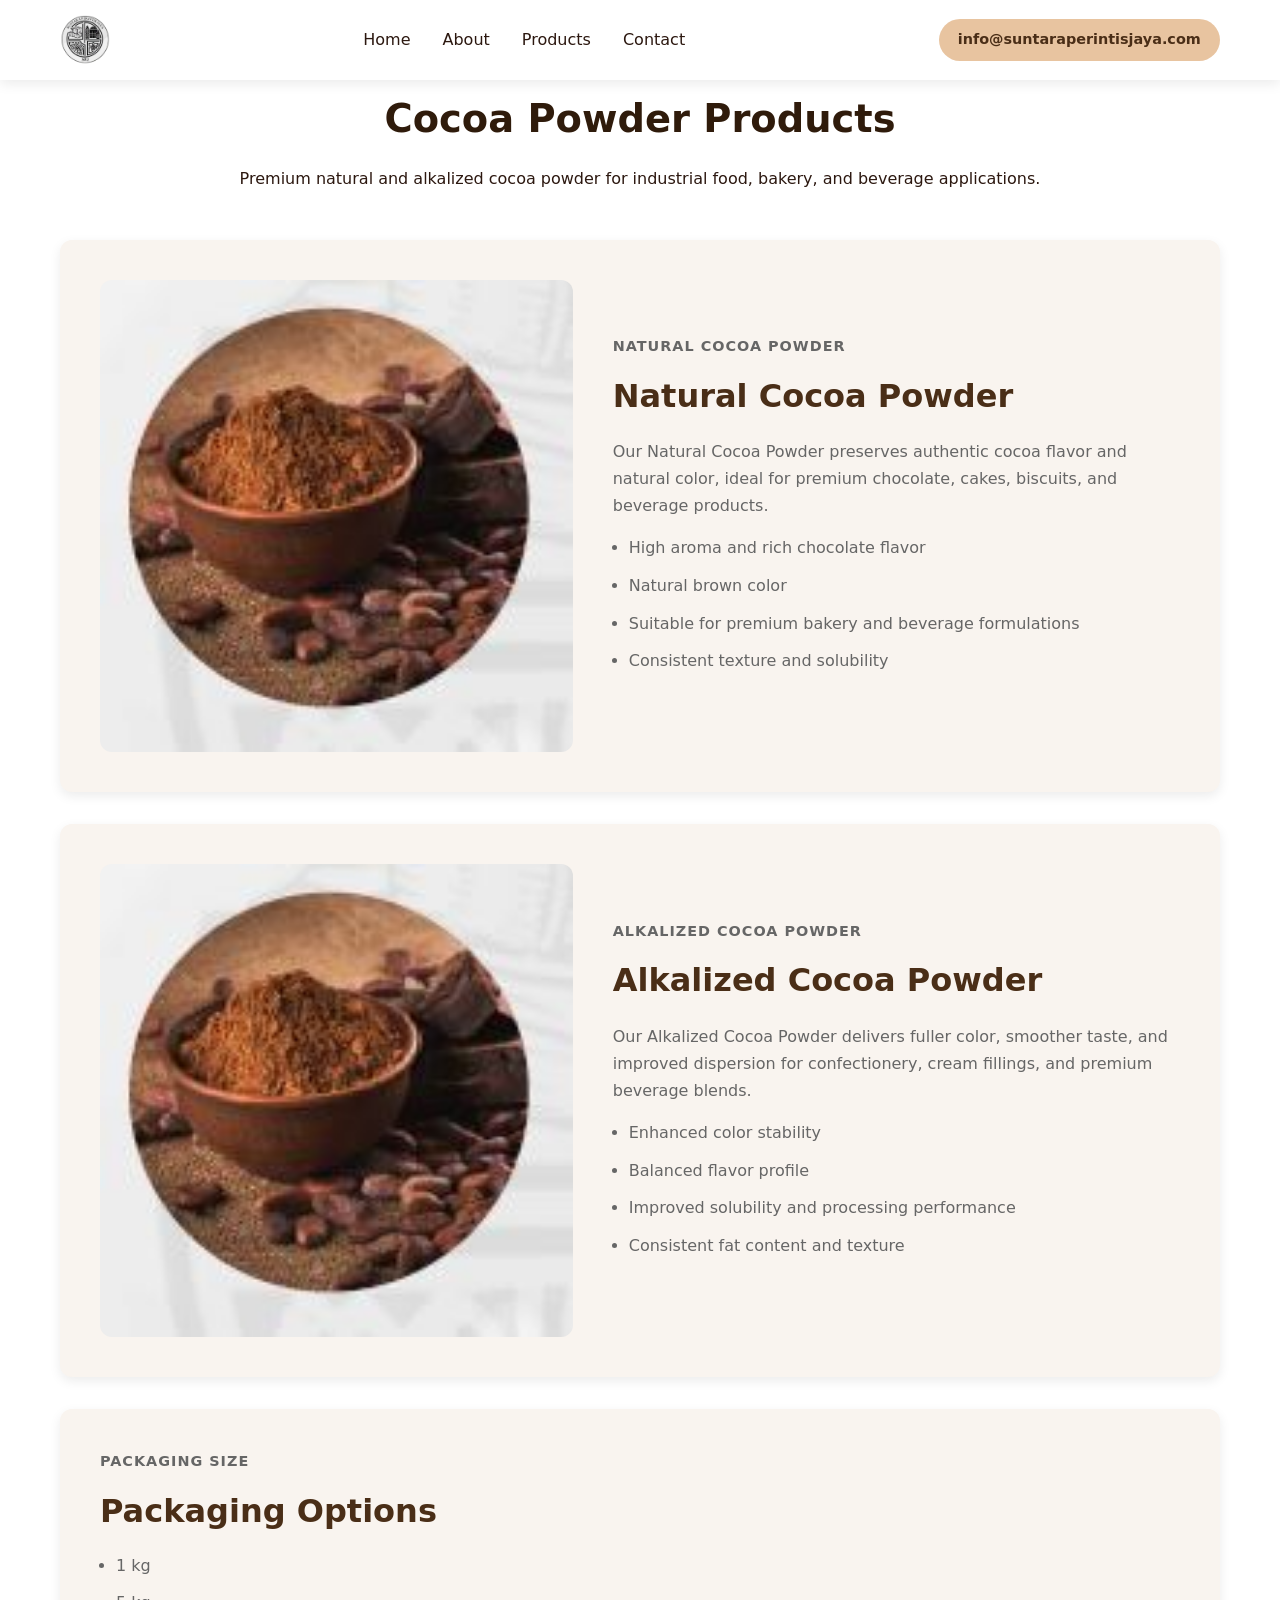
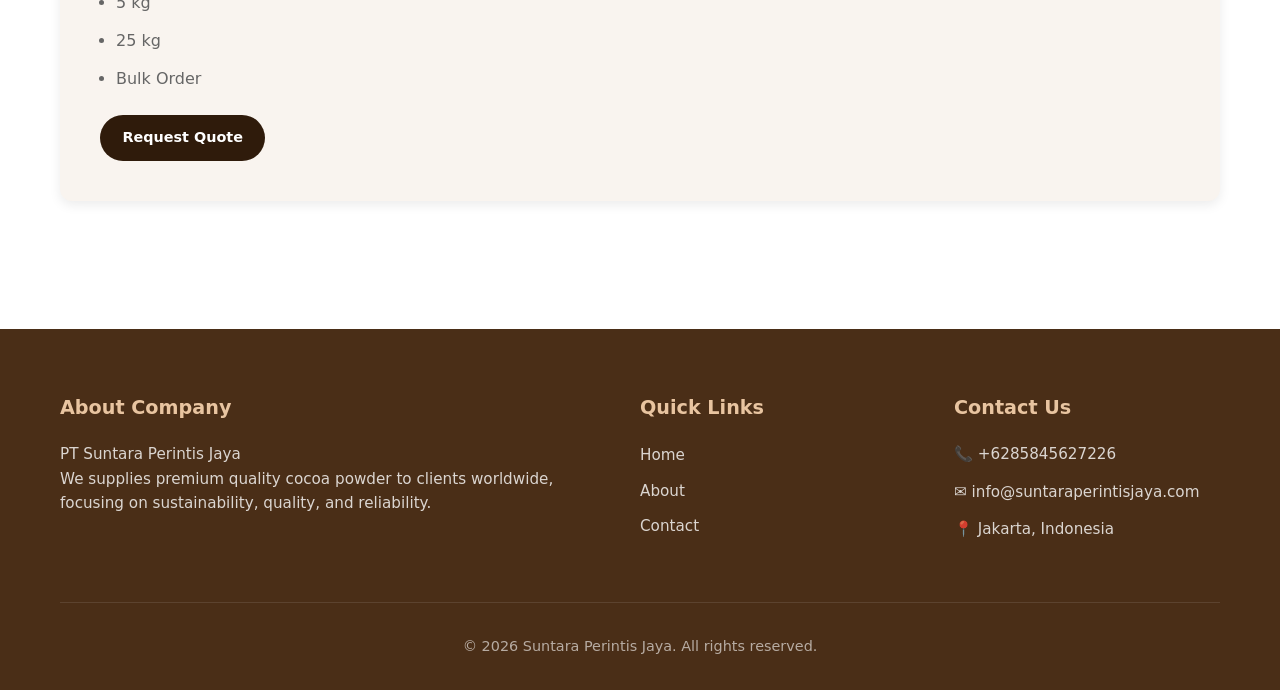
<file: cocoa.html>
<!DOCTYPE html>
<html lang="id">
<head>
    <meta charset="UTF-8">
    <meta name="viewport" content="width=device-width, initial-scale=1.0">
    <title>Cocoa Powder Products | Suntara Indonesia</title>
    <link rel="stylesheet" href="style.css">
    <link rel="icon" type="image/png" href="assets/images/favicon.png">
</head>
<body>
    <header class="navbar" id="navbar">
        <div class="container">
            <a href="index.html#home" class="logo">
                <img src="assets/images/logo.png" alt="Santura Indonesia Logo" width="150" height="50">
            </a>
            <nav class="nav-menu">
                <a href="index.html#home" class="nav-link">Home</a>
                <a href="index.html#about" class="nav-link">About</a>
                <div class="nav-item has-submenu">
                    <a href="#products" class="nav-link" aria-expanded="false">Products</a>
                    <ul class="submenu">
                        <li><a href="cocoa.html" class="submenu-link"><span>Cocoa Powder</span></a></li>
                        <li><a href="vanilla.html" class="submenu-link"><span>Vanilla</span></a></li>
                        <li><a href="palm.html" class="submenu-link"><span>Palm Kernel</span></a></li>
                    </ul>
                </div>
                <a href="index.html#contact" class="nav-link">Contact</a>

                 <!-- ✅ TAMBAHKAN INI - Company Info untuk Mobile -->
                <div class="mobile-company-info">
                    <div class="company-info-item">
                        <strong>PT Suntara Perintis Jaya</strong>
                    </div>
                    <div class="company-info-item">
                        <span class="info-icon">📍</span>
                        <span>Komplek Perkantoran Taman Meruya,
                            <br>Jl. Batu Mulia No.73 Lt.3, Meruya utara,
                            <br> Kec.kembangan, Jakarta Barat</span>
                    </div>
                    <div class="company-info-item">
                        <span class="info-icon">📞</span>
                        <span>+6285845627226</span>
                    </div>
                    <div class="company-info-item">
                        <span class="info-icon">✉️</span>
                        <span>info@suntaraperintisjaya.com</span>
                    </div>
                </div>
                <!-- ✅ Akhir Company Info -->
            </nav>
            <a href="mailto:info@suntaraperintisjaya.com" class="email-btn">info@suntaraperintisjaya.com</a>
            <button class="hamburger" aria-label="Toggle navigation menu">
                <span></span>
                <span></span>
                <span></span>
            </button>
        </div>
    </header>

    <main>
        <section class="product-details fade-in">
            <div class="container">
                <div class="section-header">
                    <h1 class="section-title">Cocoa Powder Products</h1>
                    <p>Premium natural and alkalized cocoa powder for industrial food, bakery, and beverage applications.</p>
                </div>

                <article class="product-detail fade-in">
                    <div class="product-detail-grid">
                        <div class="product-detail-image">
                            <img src="assets/images/3.JPG" alt="Natural Cocoa Powder">
                        </div>
                        <div class="product-detail-content">
                            <p class="section-tag">Natural Cocoa Powder</p>
                            <h3>Natural Cocoa Powder</h3>
                            <p>Our Natural Cocoa Powder preserves authentic cocoa flavor and natural color, ideal for premium chocolate, cakes, biscuits, and beverage products.</p>
                            <ul>
                                <li>High aroma and rich chocolate flavor</li>
                                <li>Natural brown color</li>
                                <li>Suitable for premium bakery and beverage formulations</li>
                                <li>Consistent texture and solubility</li>
                            </ul>
                        </div>
                    </div>
                </article>

                <article class="product-detail fade-in">
                    <div class="product-detail-grid">
                        <div class="product-detail-image">
                            <img src="assets/images/3.JPG" alt="Alkalized Cocoa Powder">
                        </div>
                        <div class="product-detail-content">
                            <p class="section-tag">Alkalized Cocoa Powder</p>
                            <h3>Alkalized Cocoa Powder</h3>
                            <p>Our Alkalized Cocoa Powder delivers fuller color, smoother taste, and improved dispersion for confectionery, cream fillings, and premium beverage blends.</p>
                            <ul>
                                <li>Enhanced color stability</li>
                                <li>Balanced flavor profile</li>
                                <li>Improved solubility and processing performance</li>
                                <li>Consistent fat content and texture</li>
                            </ul>
                        </div>
                    </div>
                </article>

                <article class="product-detail fade-in">
                    <div class="product-detail-grid">
                        <div class="product-detail-content">
                            <p class="section-tag">Packaging Size</p>
                            <h3>Packaging Options</h3>
                            <ul>
                                <li>1 kg</li>
                                <li>5 kg</li>
                                <li>25 kg</li>
                                <li>Bulk Order</li>
                            </ul>
                            <a href="https://wa.me/6285845627226?text=Hello,%20I%20would%20like%20to%20inquire%20about%20your%20products." 
                            target="_blank" class="btn-secondary">Request Quote</a>
                        </div>
                    </div>
                </article>
            </div>
        </section>
    </main>

    <footer id="footer" class="footer">
        <div class="container">
            <div class="footer-grid">
                <div class="footer-col">
                    <h4>About Company</h4>
                    <p>PT Suntara Perintis Jaya<br>We supplies premium quality cocoa powder to clients worldwide, focusing on sustainability, quality, and reliability.</p>
                </div>
                <div class="footer-col">
                    <h4>Quick Links</h4>
                    <ul>
                        <li><a href="index.html#home">Home</a></li>
                        <li><a href="index.html#about">About</a></li>
                        <li><a href="index.html#contact">Contact</a></li>
                    </ul>
                </div>
                <div class="footer-col">
                    <h4>Contact Us</h4>
                    <p>📞 +6285845627226</p>
                    <p>✉️ info@suntaraperintisjaya.com</p>
                    <p>📍 Jakarta, Indonesia</p>
                </div>
            </div>
            <div class="footer-bottom">
                <p>&copy; <span id="current-year"></span> Suntara Perintis Jaya. All rights reserved.</p>
            </div>
        </div>
    </footer>

    <script src="script.js"></script>
</body>
</html>
</file>
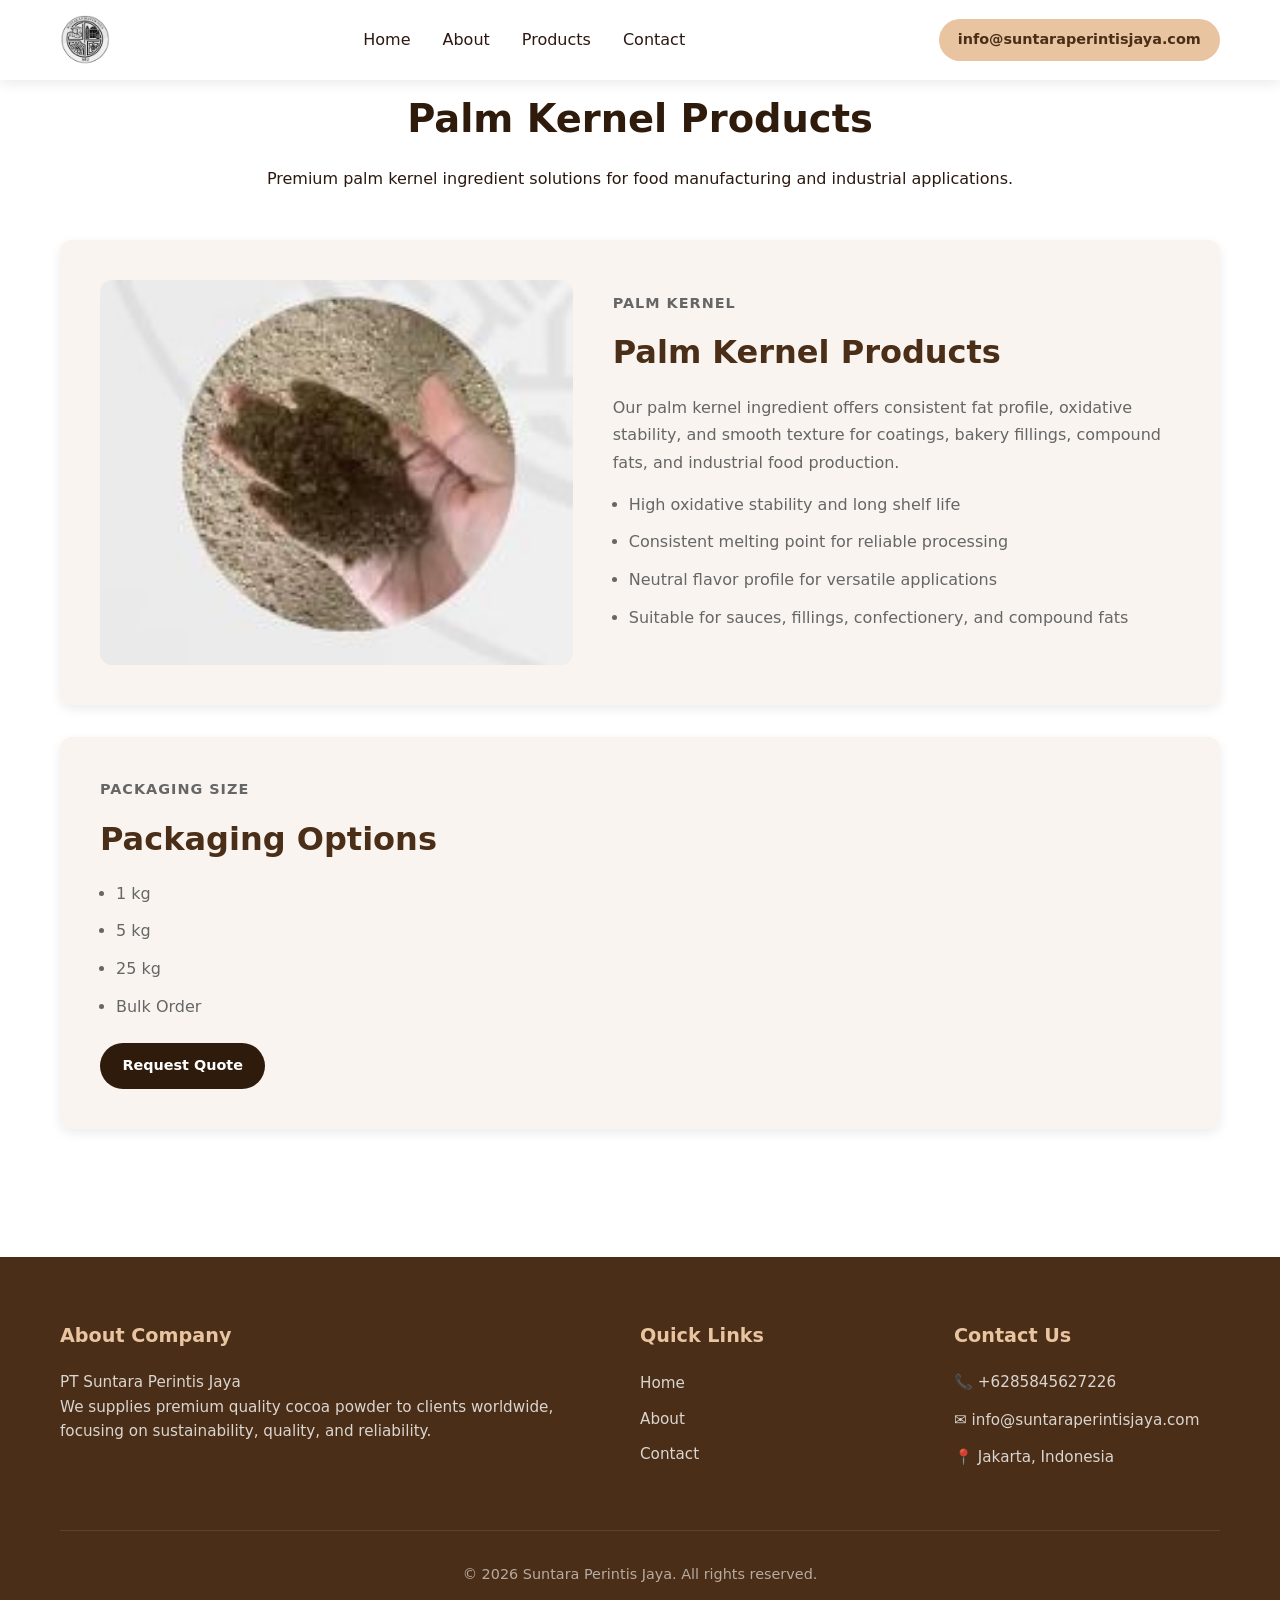
<file: palm.html>
<!DOCTYPE html>
<html lang="id">
<head>
    <meta charset="UTF-8">
    <meta name="viewport" content="width=device-width, initial-scale=1.0">
    <title>Palm Kernel Products | Suntara Indonesia</title>
    <link rel="stylesheet" href="style.css">
    <link rel="icon" type="image/png" href="assets/images/favicon.png">
</head>
<body>
    <header class="navbar" id="navbar">
        <div class="container">
            <a href="index.html#home" class="logo">
                <img src="assets/images/logo.png" alt="Santura Indonesia Logo" width="150" height="50">
            </a>
            <nav class="nav-menu">
                <a href="index.html#home" class="nav-link">Home</a>
                <a href="index.html#about" class="nav-link">About</a>
                <div class="nav-item has-submenu">
                    <a href="#products" class="nav-link" aria-expanded="false">Products</a>
                    <ul class="submenu">
                        <li><a href="cocoa.html" class="submenu-link"><span>Cocoa Powder</span></a></li>
                        <li><a href="vanilla.html" class="submenu-link"><span>Vanilla</span></a></li>
                        <li><a href="palm.html" class="submenu-link"><span>Palm Kernel</span></a></li>
                    </ul>
                </div>
                <a href="index.html#contact" class="nav-link">Contact</a>

                 <!-- ✅ TAMBAHKAN INI - Company Info untuk Mobile -->
                <div class="mobile-company-info">
                    <div class="company-info-item">
                        <strong>PT Suntara Perintis Jaya</strong>
                    </div>
                    <div class="company-info-item">
                        <span class="info-icon">📍</span>
                        <span>Komplek Perkantoran Taman Meruya,
                            <br>Jl. Batu Mulia No.73 Lt.3, Meruya utara,
                            <br> Kec.kembangan, Jakarta Barat</span>
                    </div>
                    <div class="company-info-item">
                        <span class="info-icon">📞</span>
                        <span>+6285845627226</span>
                    </div>
                    <div class="company-info-item">
                        <span class="info-icon">✉️</span>
                        <span>info@suntaraperintisjaya.com</span>
                    </div>
                </div>
                <!-- ✅ Akhir Company Info -->
            </nav>
            <a href="mailto:info@suntaraperintisjaya.com" class="email-btn">info@suntaraperintisjaya.com</a>
            <button class="hamburger" aria-label="Toggle navigation menu">
                <span></span>
                <span></span>
                <span></span>
            </button>
        </div>
    </header>

    <main>
        <section class="product-details fade-in">
            <div class="container">
                <div class="section-header">
                    <h1 class="section-title">Palm Kernel Products</h1>
                    <p>Premium palm kernel ingredient solutions for food manufacturing and industrial applications.</p>
                </div>

                <article class="product-detail fade-in">
                    <div class="product-detail-grid">
                        <div class="product-detail-image">
                            <img src="assets/images/4.JPG" alt="Palm Kernel Product">
                        </div>
                        <div class="product-detail-content">
                            <p class="section-tag">Palm Kernel</p>
                            <h3>Palm Kernel Products</h3>
                            <p>Our palm kernel ingredient offers consistent fat profile, oxidative stability, and smooth texture for coatings, bakery fillings, compound fats, and industrial food production.</p>
                            <ul>
                                <li>High oxidative stability and long shelf life</li>
                                <li>Consistent melting point for reliable processing</li>
                                <li>Neutral flavor profile for versatile applications</li>
                                <li>Suitable for sauces, fillings, confectionery, and compound fats</li>
                            </ul>
                        </div>
                    </div>
                </article>

                <article class="product-detail fade-in">
                    <div class="product-detail-grid">
                        <div class="product-detail-content">
                            <p class="section-tag">Packaging Size</p>
                            <h3>Packaging Options</h3>
                            <ul>
                                <li>1 kg</li>
                                <li>5 kg</li>
                                <li>25 kg</li>
                                <li>Bulk Order</li>
                            </ul>
                           <a href="https://wa.me/6285845627226?text=Hello,%20I%20would%20like%20to%20inquire%20about%20your%20products." 
                            target="_blank" class="btn-secondary">Request Quote</a>
                        </div>
                    </div>
                </article>
            </div>
        </section>
    </main>

    <footer id="footer" class="footer">
        <div class="container">
            <div class="footer-grid">
                <div class="footer-col">
                    <h4>About Company</h4>
                    <p>PT Suntara Perintis Jaya<br>We supplies premium quality cocoa powder to clients worldwide, focusing on sustainability, quality, and reliability.</p>
                </div>
                <div class="footer-col">
                    <h4>Quick Links</h4>
                    <ul>
                        <li><a href="index.html#home">Home</a></li>
                        <li><a href="index.html#about">About</a></li>
                        <li><a href="index.html#contact">Contact</a></li>
                    </ul>
                </div>
                <div class="footer-col">
                    <h4>Contact Us</h4>
                    <p>📞 +6285845627226</p>
                    <p>✉️ info@suntaraperintisjaya.com</p>
                    <p>📍 Jakarta, Indonesia</p>
                </div>
            </div>
            <div class="footer-bottom">
                <p>&copy; <span id="current-year"></span> Suntara Perintis Jaya. All rights reserved.</p>
            </div>
        </div>
    </footer>

    <script src="script.js"></script>
</body>
</html>
</file>
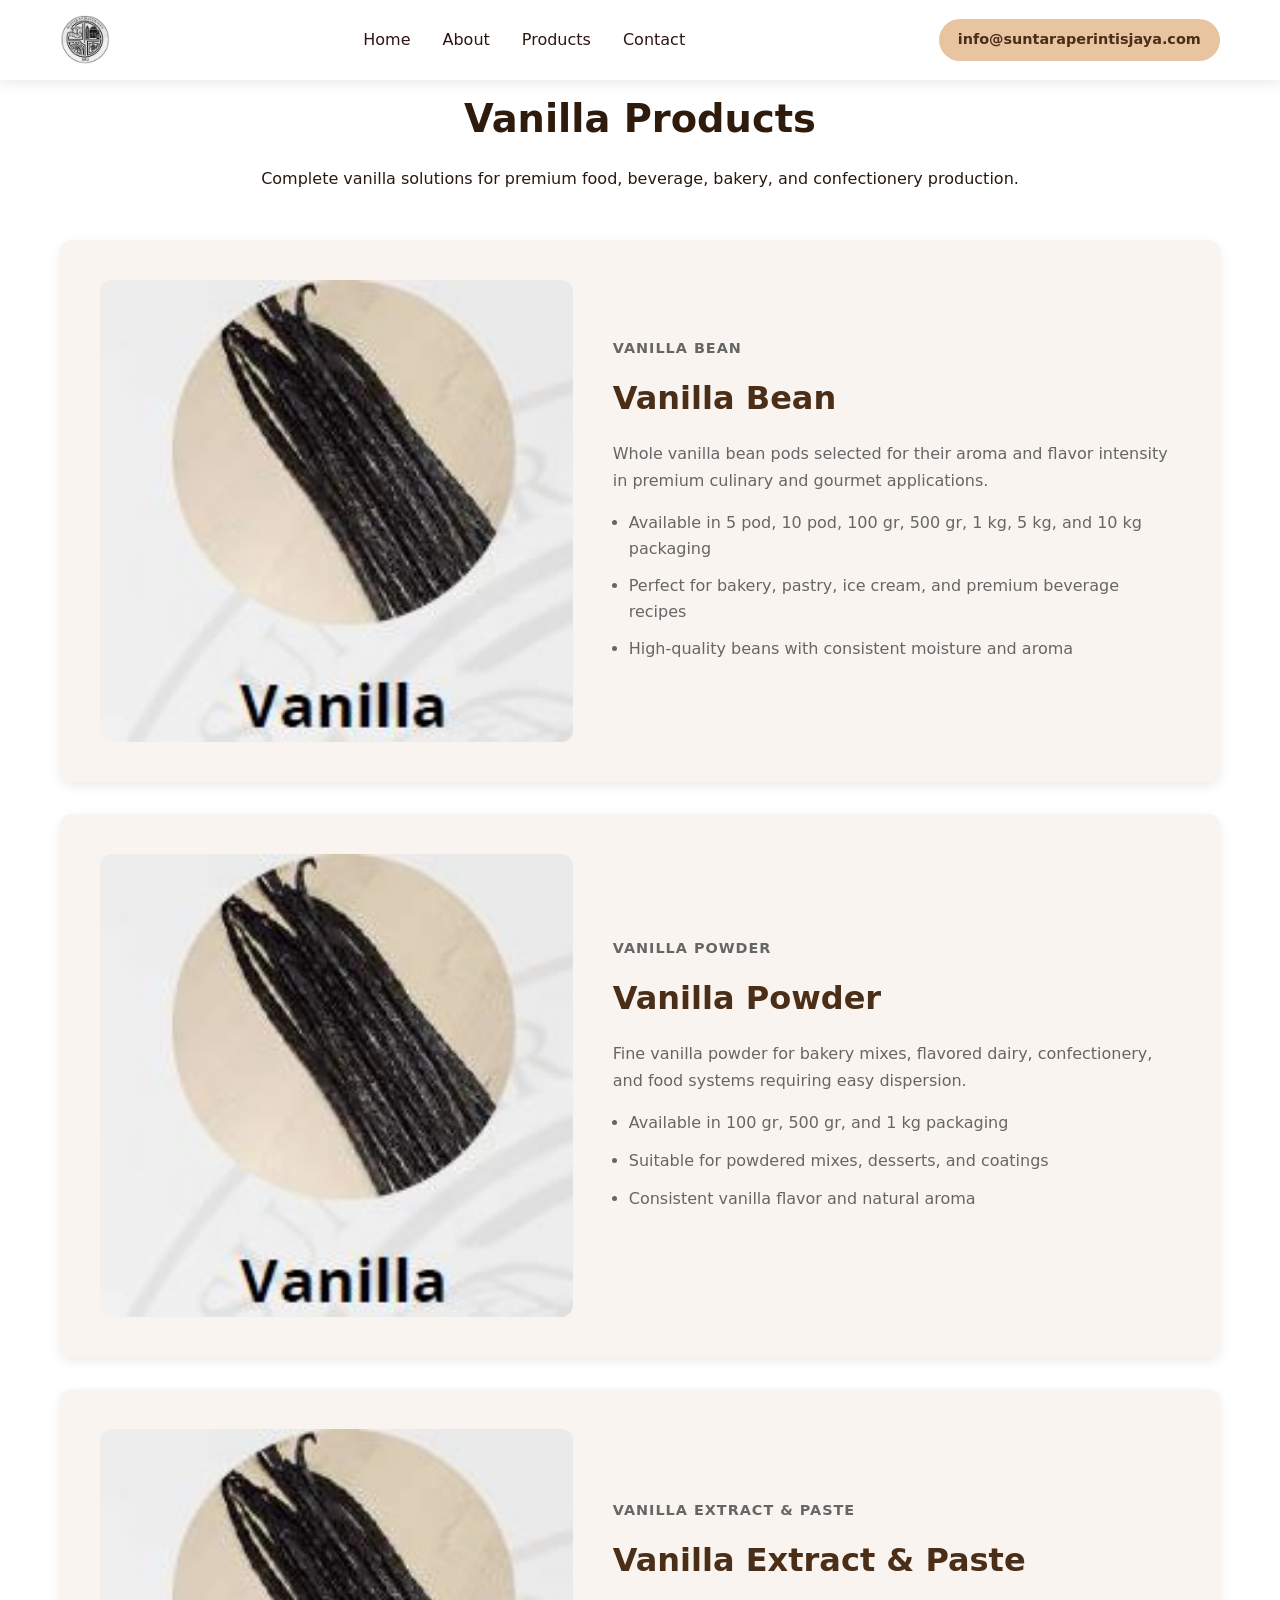
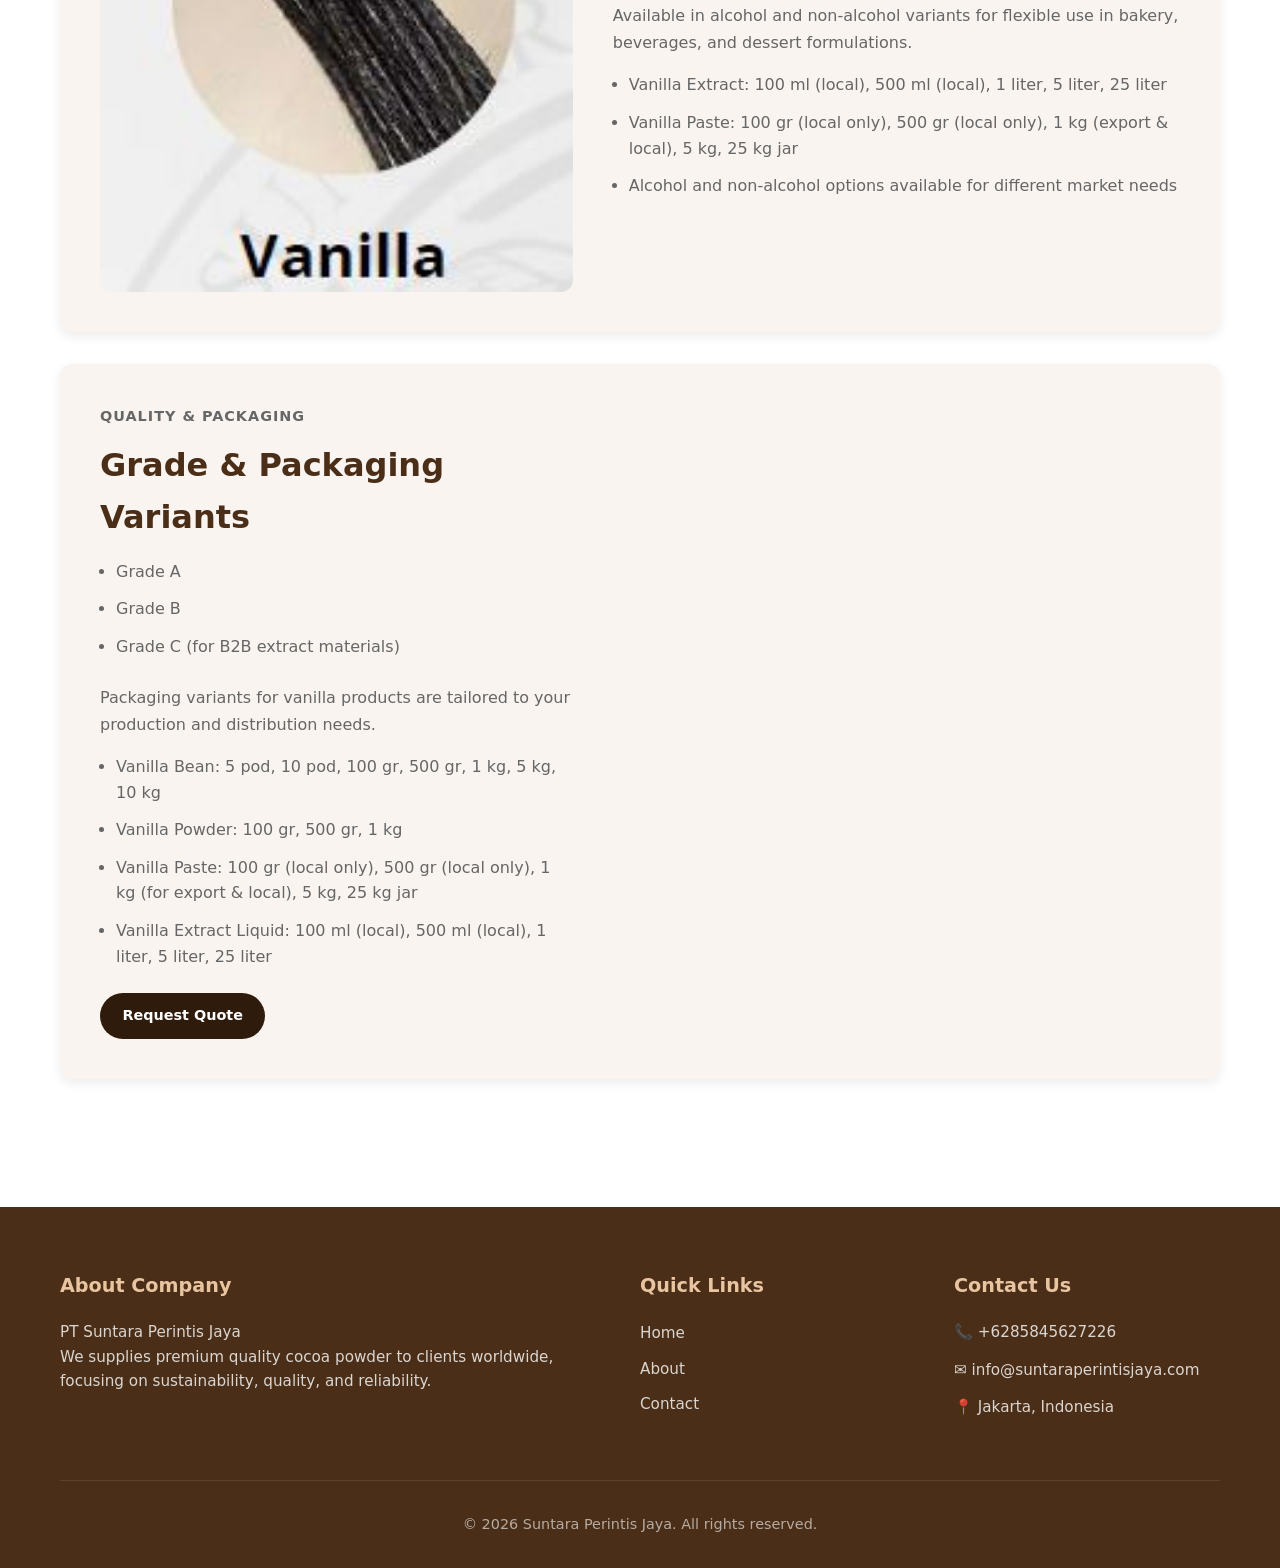
<file: vanilla.html>
<!DOCTYPE html>
<html lang="id">
<head>
    <meta charset="UTF-8">
    <meta name="viewport" content="width=device-width, initial-scale=1.0">
    <title>Vanilla Products | Suntara Indonesia</title>
    <link rel="stylesheet" href="style.css">
    <link rel="icon" type="image/png" href="assets/images/favicon.png">
</head>
<body>
    <header class="navbar" id="navbar">
        <div class="container">
            <a href="index.html#home" class="logo">
                <img src="assets/images/logo.png" alt="Santura Indonesia Logo" width="150" height="50">
            </a>
            <nav class="nav-menu">
                <a href="index.html#home" class="nav-link">Home</a>
                <a href="index.html#about" class="nav-link">About</a>
                <div class="nav-item has-submenu">
                    <a href="#products" class="nav-link" aria-expanded="false">Products</a>
                    <ul class="submenu">
                        <li><a href="cocoa.html" class="submenu-link"><span>Cocoa Powder</span></a></li>
                        <li><a href="vanilla.html" class="submenu-link"><span>Vanilla</span></a></li>
                        <li><a href="palm.html" class="submenu-link"><span>Palm Kernel</span></a></li>
                    </ul>
                </div>
                <a href="index.html#contact" class="nav-link">Contact</a>
                 <!-- ✅ TAMBAHKAN INI - Company Info untuk Mobile -->
                <div class="mobile-company-info">
                    <div class="company-info-item">
                        <strong>PT Suntara Perintis Jaya</strong>
                    </div>
                   <div class="company-info-item">
                        <span class="info-icon">📍</span>
                        <span>Komplek Perkantoran Taman Meruya,
                            <br>Jl. Batu Mulia No.73 Lt.3, Meruya utara,
                            <br> Kec.kembangan, Jakarta Barat</span>
                    </div>
                    <div class="company-info-item">
                        <span class="info-icon">📞</span>
                        <span>+6285845627226</span>
                    </div>
                    <div class="company-info-item">
                        <span class="info-icon">✉️</span>
                        <span>info@suntaraperintisjaya.com</span>
                    </div>
                </div>
                <!-- ✅ Akhir Company Info -->
            </nav>
            <a href="mailto:info@suntaraperintisjaya.com" class="email-btn">info@suntaraperintisjaya.com</a>
            <button class="hamburger" aria-label="Toggle navigation menu">
                <span></span>
                <span></span>
                <span></span>
            </button>
        </div>
    </header>

    <main>
        <section class="product-details fade-in">
            <div class="container">
                <div class="section-header">
                    <h1 class="section-title">Vanilla Products</h1>
                    <p>Complete vanilla solutions for premium food, beverage, bakery, and confectionery production.</p>
                </div>

                <article class="product-detail fade-in">
                    <div class="product-detail-grid">
                        <div class="product-detail-image">
                            <img src="assets/images/2.JPG" alt="Vanilla Bean">
                        </div>
                        <div class="product-detail-content">
                            <p class="section-tag">Vanilla Bean</p>
                            <h3>Vanilla Bean</h3>
                            <p>Whole vanilla bean pods selected for their aroma and flavor intensity in premium culinary and gourmet applications.</p>
                            <ul>
                                <li>Available in 5 pod, 10 pod, 100 gr, 500 gr, 1 kg, 5 kg, and 10 kg packaging</li>
                                <li>Perfect for bakery, pastry, ice cream, and premium beverage recipes</li>
                                <li>High-quality beans with consistent moisture and aroma</li>
                            </ul>
                        </div>
                    </div>
                </article>

                <article class="product-detail fade-in">
                    <div class="product-detail-grid">
                        <div class="product-detail-image">
                            <img src="assets/images/2.JPG" alt="Vanilla Powder">
                        </div>
                        <div class="product-detail-content">
                            <p class="section-tag">Vanilla Powder</p>
                            <h3>Vanilla Powder</h3>
                            <p>Fine vanilla powder for bakery mixes, flavored dairy, confectionery, and food systems requiring easy dispersion.</p>
                            <ul>
                                <li>Available in 100 gr, 500 gr, and 1 kg packaging</li>
                                <li>Suitable for powdered mixes, desserts, and coatings</li>
                                <li>Consistent vanilla flavor and natural aroma</li>
                            </ul>
                        </div>
                    </div>
                </article>

                <article class="product-detail fade-in">
                    <div class="product-detail-grid">
                        <div class="product-detail-image">
                            <img src="assets/images/2.JPG" alt="Vanilla Extract & Paste">
                        </div>
                        <div class="product-detail-content">
                            <p class="section-tag">Vanilla Extract & Paste</p>
                            <h3>Vanilla Extract & Paste</h3>
                            <p>Available in alcohol and non-alcohol variants for flexible use in bakery, beverages, and dessert formulations.</p>
                            <ul>
                                <li>Vanilla Extract: 100 ml (local), 500 ml (local), 1 liter, 5 liter, 25 liter</li>
                                <li>Vanilla Paste: 100 gr (local only), 500 gr (local only), 1 kg (export & local), 5 kg, 25 kg jar</li>
                                <li>Alcohol and non-alcohol options available for different market needs</li>
                            </ul>
                        </div>
                    </div>
                </article>

                <article class="product-detail fade-in">
                    <div class="product-detail-grid">
                        <div class="product-detail-content">
                            <p class="section-tag">Quality & Packaging</p>
                            <h3>Grade & Packaging Variants</h3>
                            <ul>
                                <li>Grade A</li>
                                <li>Grade B</li>
                                <li>Grade C (for B2B extract materials)</li>
                            </ul>
                            <p>Packaging variants for vanilla products are tailored to your production and distribution needs.</p>
                            <ul>
                                <li>Vanilla Bean: 5 pod, 10 pod, 100 gr, 500 gr, 1 kg, 5 kg, 10 kg</li>
                                <li>Vanilla Powder: 100 gr, 500 gr, 1 kg</li>
                                <li>Vanilla Paste: 100 gr (local only), 500 gr (local only), 1 kg (for export & local), 5 kg, 25 kg jar</li>
                                <li>Vanilla Extract Liquid: 100 ml (local), 500 ml (local), 1 liter, 5 liter, 25 liter</li>
                            </ul>
                            <a href="https://wa.me/6285845627226?text=Hello,%20I%20would%20like%20to%20inquire%20about%20your%20products." 
                            target="_blank" class="btn-secondary">Request Quote</a>
                        </div>
                    </div>
                </article>
            </div>
        </section>
    </main>

    <footer id="footer" class="footer">
        <div class="container">
            <div class="footer-grid">
                <div class="footer-col">
                    <h4>About Company</h4>
                    <p>PT Suntara Perintis Jaya<br>We supplies premium quality cocoa powder to clients worldwide, focusing on sustainability, quality, and reliability.</p>
                </div>
                <div class="footer-col">
                    <h4>Quick Links</h4>
                    <ul>
                        <li><a href="index.html#home">Home</a></li>
                        <li><a href="index.html#about">About</a></li>
                        <li><a href="index.html#contact">Contact</a></li>
                    </ul>
                </div>
                <div class="footer-col">
                    <h4>Contact Us</h4>
                    <p>📞 +6285845627226</p>
                    <p>✉️ info@suntaraperintisjaya.com</p>
                    <p>📍 Jakarta, Indonesia</p>
                </div>
            </div>
            <div class="footer-bottom">
                <p>&copy; <span id="current-year"></span> Suntara Perintis Jaya. All rights reserved.</p>
            </div>
        </div>
    </footer>

    <script src="script.js"></script>
</body>
</html>
</file>
<file: style.css>
/* =========================================
   1. CSS VARIABLES & RESET
   ========================================= */
:root {
    --primary-color: #2f1b0b;
    --primary-dark: #4A2E17;
    --secondary-color: #4a390c;
    --accent-color: #E8C4A0;
    --text-dark: #2C1810;
    --text-light: #6B4423;
    --text-muted: #666666;
    --bg-light: #F9F4EF;
    --bg-white: #ffffff;
    --shadow-sm: 0 4px 12px rgba(0, 0, 0, 0.08);
    --shadow-md: 0 8px 24px rgba(0, 0, 0, 0.12);
    --shadow-lg: 0 12px 32px rgba(0, 0, 0, 0.15);
    --radius-sm: 8px;
    --radius-md: 12px;
    --transition: all 0.3s cubic-bezier(0.4, 0, 0.2, 1);
    --header-height: 80px;
    --container-width: 1200px;
    --font-main: 'Segoe UI', system-ui, -apple-system, sans-serif;
}

*, *::before, *::after { margin: 0; padding: 0; box-sizing: border-box; }
html { scroll-behavior: smooth; font-size: 16px; }
body {
    font-family: var(--font-main);
    color: var(--text-dark);
    background-color: var(--bg-white);
    line-height: 1.6;
    overflow-x: hidden;
}
img { max-width: 100%; height: auto; display: block; }
a { text-decoration: none; color: inherit; transition: var(--transition); }
ul { list-style: none; }
.container { width: 100%; max-width: var(--container-width); margin: 0 auto; padding: 0 20px; }

/* =========================================
   2. HEADER / NAVBAR
   ========================================= */
.navbar {
    position: fixed; top: 0; left: 0; width: 100%; height: var(--header-height);
    background: rgba(255, 255, 255, 0.95); backdrop-filter: blur(10px);
    box-shadow: var(--shadow-sm); z-index: 1000; display: flex; align-items: center;
}
.navbar .container { display: flex; justify-content: space-between; align-items: center; width: 100%; }
.logo img { height: 50px; width: auto; transition: var(--transition); }
.logo:hover img { transform: scale(1.03); }
.nav-menu { display: flex; gap: 2rem; align-items: center; }
.nav-link {
    font-weight: 500; color: var(--text-dark); position: relative; padding: 0.5rem 0;
}
.nav-link::after {
    content: ''; position: absolute; bottom: 0; left: 0; width: 0; height: 2px;
    background: var(--primary-color); transition: var(--transition);
}
.nav-link:hover, .nav-link.active { color: var(--primary-color); }
.nav-link:hover::after, .nav-link.active::after { width: 100%; }
.email-btn {
    background: var(--accent-color); color: var(--primary-dark); padding: 0.6rem 1.2rem;
    border-radius: 50px; font-weight: 600; font-size: 0.9rem; white-space: nowrap;
}
.email-btn:hover { background: var(--primary-color); color: var(--bg-white); }
.hamburger {
    display: none; flex-direction: column; gap: 5px; cursor: pointer;
    background: none; border: none; padding: 5px; z-index: 1001;
}
.hamburger span {
    display: block; width: 28px; height: 3px; background: var(--primary-color);
    border-radius: 2px; transition: var(--transition);
}
.hamburger.active span:nth-child(1) { transform: translateY(8px) rotate(45deg); }
.hamburger.active span:nth-child(2) { opacity: 0; }
.hamburger.active span:nth-child(3) { transform: translateY(-8px) rotate(-45deg); }

/* =========================================
   3. SUBMENU PRODUK (DESKTOP BASE)
   ========================================= */
.nav-item { position: relative; display: flex; align-items: center; }
.has-submenu::after {
    content: ''; position: absolute; top: 100%; left: 0; width: 100%; height: 20px; background: transparent;
}
.submenu {
    position: absolute; top: calc(100% + 14px); left: 50%; transform: translateX(-50%) translateY(10px);
    background: var(--bg-white); border-radius: var(--radius-md); box-shadow: var(--shadow-lg);
    min-width: 220px; padding: 0.5rem 0; list-style: none; z-index: 2000;
    border-top: 3px solid var(--primary-color);
    opacity: 0; visibility: hidden; pointer-events: none;
    transition: opacity 0.3s ease 0.4s, visibility 0s linear 0.4s, transform 0.3s ease 0.4s;
}
.submenu::before {
    content: ''; position: absolute; top: -9px; left: 50%; transform: translateX(-50%);
    border-left: 8px solid transparent; border-right: 8px solid transparent;
    border-bottom: 8px solid var(--primary-color);
}
@media (min-width: 769px) {
    .has-submenu:hover .submenu {
        opacity: 1; visibility: visible; pointer-events: auto; transform: translateX(-50%) translateY(0);
        transition: opacity 0.3s ease, visibility 0s linear, transform 0.3s ease;
    }
}
.has-submenu.open .submenu {
    opacity: 1; visibility: visible; pointer-events: auto; transform: translateX(-50%) translateY(0);
    transition: opacity 0.3s ease, visibility 0s linear, transform 0.3s ease;
}
.submenu li { margin: 0; }
.submenu-link {
    display: flex; align-items: center; gap: 0.75rem; padding: 0.65rem 1.2rem;
    color: var(--text-dark); font-size: 0.95rem; font-weight: 500;
    transition: var(--transition); white-space: nowrap;
}
.submenu-link img {
    width: 42px; height: 42px; object-fit: cover; border-radius: 6px;
    flex-shrink: 0; border: 1px solid rgba(0,0,0,0.08);
}
.submenu-link span { flex: 1; }
.submenu-link:hover { background: var(--bg-light); color: var(--primary-color); padding-left: 1.5rem; }
.submenu li:not(:last-child) .submenu-link { border-bottom: 1px solid rgba(0,0,0,0.05); }

/* =========================================
   4. MAIN SECTIONS (HERO, STATS, ABOUT, PRODUCTS GRID)
   ========================================= */
.hero {
    margin-top: var(--header-height); 
    min-height: calc(100vh - var(--header-height));
    display: flex; 
    align-items: center; 
    justify-content: center; 
    text-align: center;
    color: var(--bg-white); 
    position: relative; 
    overflow: hidden;
    background: linear-gradient(135deg, rgba(74, 46, 23, 0.88) 0%, rgba(107, 68, 35, 0.82) 45%, rgba(139, 105, 20, 0.76) 100%),
    url('assets/images/hero-bg.jpg') center/cover no-repeat fixed;
    /* ✅ Pastikan ada padding di semua sisi */
    padding: 0 1rem;
    box-sizing: border-box;
}
.hero::before, .hero::after {
    content: ''; position: absolute; inset: 0; pointer-events: none; opacity: 0.55; mix-blend-mode: screen;
}
.hero::before {
    background: radial-gradient(circle at 20% 25%, rgba(255,255,255,0.10) 0 2px, transparent 2px 70px),
    radial-gradient(circle at 80% 30%, rgba(232,196,160,0.12) 0 2px, transparent 2px 85px),
    radial-gradient(circle at 50% 70%, rgba(255,255,255,0.08) 0 2px, transparent 2px 90px);
}
.hero::after {
    background: linear-gradient(120deg, rgba(255,255,255,0.06), transparent 35%),
    linear-gradient(300deg, rgba(232,196,160,0.10), transparent 40%); opacity: 0.8; z-index: 0;
}
.hero-content { 
    max-width: 800px; 
    padding: 2rem 1.5rem; 
    position: relative; 
    z-index: 1; 
    display: flex;
    flex-direction: column;
    justify-content: center;
    align-items: center;
    width: 100%;
    box-sizing: border-box;
}
.hero-title { 
    font-size: clamp(1.8rem, 5vw, 4.5rem); /* ✅ Lebih kecil di mobile */
    font-weight: 600; 
    letter-spacing: 0.5px; /* ✅ Kurangi letter spacing di mobile */
    margin-bottom: 1rem; 
    text-shadow: 0 2px 8px rgba(0,0,0,0.2); 
    line-height: 1.2;
    text-align: center;
    width: 100%;
    /* ✅ Pastikan tidak overflow */
    word-wrap: break-word;
    overflow-wrap: break-word;
    hyphens: auto;
    padding: 0 0.5rem; /* ✅ Beri ruang di sisi kiri-kanan */
    box-sizing: border-box;
}
.hero-subtitle { 
    font-size: clamp(0.9rem, 2.5vw, 1.6rem); /* ✅ Lebih kecil di mobile */
    font-weight: 400; 
    margin-bottom: 2.5rem; 
    opacity: 0.9; 
    text-align: center;
    width: 100%;
    padding: 0 1rem; /* ✅ Beri ruang */
    box-sizing: border-box;
    line-height: 1.4;
}
.btn-primary {
    display: inline-flex; align-items: center; gap: 0.5rem; background: transparent; color: var(--bg-white);
    padding: 1rem 2rem; border: 2px solid var(--bg-white); border-radius: 50px; font-weight: 600; font-size: 1rem;
    transition: var(--transition); cursor: pointer;
}
.btn-primary:hover { background: var(--bg-white); color: var(--primary-color); transform: translateY(-3px); box-shadow: var(--shadow-md); }
.arrow { transition: transform 0.3s; }
.btn-primary:hover .arrow { transform: translateY(4px); }
.statistics { background: var(--bg-light); padding: 4rem 0; }
.stats-grid { display: grid; grid-template-columns: repeat(auto-fit, minmax(220px, 1fr)); gap: 2rem; text-align: center; }
.stat-number { font-size: 2.8rem; font-weight: 800; color: var(--primary-color); margin-bottom: 0.5rem; line-height: 1; }
.stat-label { color: var(--text-muted); font-size: 1.05rem; font-weight: 500; }
.about { padding: 5rem 0; background: var(--bg-white); }
.about-grid { display: grid; grid-template-columns: 1fr 1fr; gap: 3rem; align-items: center; }
.about-image { border-radius: var(--radius-md); overflow: hidden; box-shadow: var(--shadow-lg); }
.about-image img { width: 100%; height: 100%; object-fit: cover; }
.section-tag { color: var(--secondary-color); font-weight: 700; text-transform: uppercase; letter-spacing: 1px; font-size: 0.9rem; margin-bottom: 0.5rem; }
.section-title { font-size: clamp(1.8rem, 3vw, 2.5rem); color: var(--primary-color); margin-bottom: 1.5rem; line-height: 1.2; }
.about-content p { margin-bottom: 1.2rem; color: var(--text-muted); font-size: 1.05rem; }
.products { padding: 6rem 0; background: var(--bg-light); }
.section-header { text-align: center; margin-bottom: 3rem; }
.products-grid { display: grid; grid-template-columns: repeat(auto-fit, minmax(300px, 1fr)); gap: 2rem; }
.product-card { background: var(--bg-white); border-radius: var(--radius-md); overflow: hidden; box-shadow: var(--shadow-sm); transition: var(--transition); }
.product-card:hover { transform: translateY(-8px); box-shadow: var(--shadow-md); }
.product-image { width: 100%; height: 240px; overflow: hidden; }
.product-image img { width: 100%; height: 100%; object-fit: cover; transition: transform 0.5s ease; }
.product-card:hover .product-image img { transform: scale(1.08); }
.product-card h3 { padding: 1.5rem 1.5rem 0.5rem; font-size: 1.4rem; color: var(--primary-dark); }
.product-card p { padding: 0 1.5rem 1.5rem; color: var(--text-muted); font-size: 0.95rem; }
.btn-secondary {
    display: inline-block; margin: 0 1.5rem 1.5rem; background: var(--primary-color); color: var(--bg-white);
    padding: 0.7rem 1.4rem; border-radius: 50px; font-weight: 600; font-size: 0.9rem; transition: var(--transition);
}
.btn-secondary:hover { background: var(--primary-dark); transform: translateY(-2px); }
.differentiators { padding: 5rem 0; background: var(--bg-white); }
.diff-grid { display: grid; grid-template-columns: repeat(auto-fit, minmax(280px, 1fr)); gap: 2rem; }
.diff-item { background: var(--bg-light); padding: 2rem; border-radius: var(--radius-md); transition: var(--transition); position: relative; overflow: hidden; }
.diff-item:hover { background: var(--primary-color); color: var(--bg-white); transform: translateY(-5px); }
.diff-number { font-size: 3.5rem; font-weight: 900; color: var(--accent-color); opacity: 0.4; margin-bottom: 1rem; line-height: 1; }
.diff-item h3 { font-size: 1.3rem; margin-bottom: 0.8rem; color: var(--primary-dark); transition: var(--transition); }
.diff-item:hover h3, .diff-item:hover p { color: var(--bg-white); }
.diff-item p { color: var(--text-muted); font-size: 0.95rem; line-height: 1.6; }
.cta { background: linear-gradient(135deg, var(--primary-color) 0%, var(--secondary-color) 100%); padding: 5rem 0; text-align: center; color: var(--bg-white); }
.cta h2 {
    font-size: clamp(1.2rem, 4vw, 2.5rem);
    white-space: nowrap; /* Paksa 1 baris */
    overflow: hidden;
    text-overflow: ellipsis; /* Tambah ... jika terlalu panjang */
    padding: 0 1rem;
}
.cta p { font-size: 1.2rem; margin-bottom: 2rem; opacity: 0.9; }
.footer { background: var(--primary-dark); color: var(--bg-white); padding: 4rem 0 2rem; }
.footer-grid { display: grid; grid-template-columns: 2fr 1fr 1fr; gap: 3rem; margin-bottom: 3rem; }
.footer-col h4 { color: var(--accent-color); margin-bottom: 1.2rem; font-size: 1.2rem; }
.footer-col p { color: rgba(255,255,255,0.8); margin-bottom: 0.8rem; font-size: 0.95rem; }
.footer-col ul li { margin-bottom: 0.6rem; }
.footer-col ul a { color: rgba(255,255,255,0.8); font-size: 0.95rem; }
.footer-col ul a:hover { color: var(--accent-color); padding-left: 5px; }
.footer-bottom { text-align: center; padding-top: 2rem; border-top: 1px solid rgba(255,255,255,0.1); color: rgba(255,255,255,0.6); font-size: 0.9rem; }
.fade-in { opacity: 0; transform: translateY(30px); transition: opacity 0.6s ease-out, transform 0.6s ease-out; }
.fade-in.visible { opacity: 1; transform: translateY(0); }
.location { padding: 5rem 0; background: var(--bg-white); }
.location-grid { display: grid; grid-template-columns: 1fr 1.2fr; gap: 3rem; align-items: start; }
.location-info { display: flex; flex-direction: column; gap: 2rem; }
.address-card { background: var(--bg-light); padding: 2rem; border-radius: var(--radius-md); border-left: 4px solid var(--primary-color); }
.address-card .address-icon { font-size: 2rem; margin-bottom: 1rem; }
.address-card h3 { color: var(--primary-dark); margin-bottom: 1rem; font-size: 1.3rem; }
.address-card p { color: var(--text-muted); margin-bottom: 0.3rem; font-size: 0.95rem; line-height: 1.5; }
.contact-card { background: var(--bg-light); padding: 1.5rem 2rem; border-radius: var(--radius-md); }
.contact-item { display: flex; gap: 1rem; padding: 0.8rem 0; border-bottom: 1px solid rgba(0,0,0,0.05); }
.contact-item:last-child { border-bottom: none; }
.contact-icon { font-size: 1.3rem; min-width: 24px; }
.contact-item strong { display: block; color: var(--primary-dark); font-size: 0.9rem; margin-bottom: 0.2rem; }
.contact-item p { color: var(--text-muted); font-size: 0.95rem; margin: 0; }
.location-actions { display: flex; flex-direction: column; gap: 1rem; }
.btn-map, .btn-whatsapp {
    display: flex; align-items: center; justify-content: center; gap: 0.5rem; padding: 1rem 1.5rem;
    border-radius: 50px; font-weight: 600; font-size: 0.95rem; transition: var(--transition); text-align: center;
}
.btn-map { background: var(--primary-color); color: var(--bg-white); }
.btn-map:hover { background: var(--primary-dark); transform: translateY(-2px); box-shadow: var(--shadow-md); }
.btn-whatsapp { background: #25D366; color: var(--bg-white); }
.btn-whatsapp:hover { background: #128C7E; transform: translateY(-2px); box-shadow: var(--shadow-md); }
.location-map { border-radius: var(--radius-md); overflow: hidden; box-shadow: var(--shadow-lg); height: fit-content; position: sticky; top: 100px; }
.location-map iframe { display: block; width: 100%; height: 450px; border: 0; }

/* =========================================
   5. PRODUCT DETAIL PAGES - OLD STYLE WITH PADDING
   ========================================= */
.product-details {
    padding: 6rem 0;
    background: var(--bg-white);
}

.product-detail {
    background: var(--bg-light);
    border-radius: var(--radius-md);
    box-shadow: var(--shadow-sm);
    padding: 2.5rem;
    margin-bottom: 2rem;
    transition: var(--transition);
}

.product-detail:hover {
    transform: translateY(-4px);
    box-shadow: var(--shadow-md);
}

.product-detail-grid {
    display: grid;
    grid-template-columns: 1fr 1.2fr;
    gap: 2.5rem;
    align-items: center;
}

.product-detail-image img {
    width: 100%;
    height: 100%;
    object-fit: cover;
    border-radius: var(--radius-md);
}

.product-detail-content .section-tag {
    margin-bottom: 0.75rem;
}

.product-detail-content h3 {
    margin-bottom: 1rem;
    font-size: 2rem;
    color: var(--primary-dark);
}

.product-detail-content p {
    color: var(--text-muted);
    margin-bottom: 1rem;
    line-height: 1.7;
}

.product-detail-content ul {
    list-style: disc;
    margin-left: 1rem;
    margin-bottom: 1.5rem;
    color: var(--text-muted);
}

.product-detail-content ul li {
    margin-bottom: 0.75rem;
}

.product-detail-content .btn-secondary {
    margin: 0;
}

/* =========================================
   6. RESPONSIVE & MOBILE MENU
   ========================================= */
@media (max-width: 992px) {
    .about-grid { grid-template-columns: 1fr; }
    .about-image { order: -1; }
    .footer-grid { grid-template-columns: 1fr 1fr; }
    .product-detail-grid { grid-template-columns: 1fr; }
    .location-grid { grid-template-columns: 1fr; gap: 2rem; }
    .location-map { position: static; }
    .location-map iframe { height: 350px; }
}

@media (max-width: 768px) {
    .hamburger { display: flex; }
    .email-btn { display: none; }
    
    .nav-menu {
        position: fixed; top: var(--header-height); left: -100%; width: 100%;
        height: calc(100vh - var(--header-height)); background: var(--bg-white);
        flex-direction: column; justify-content: flex-start; align-items: center; gap: 0;
        padding: 3rem 0; overflow-y: auto; transition: var(--transition);
    }
    .nav-menu.active { left: 0; }
    
    .nav-menu > .nav-link {
        width: 100%; text-align: center; font-size: 1.25rem; padding: 1.2rem 1.5rem;
        color: var(--text-dark); font-weight: 500; display: block;
    }
    .nav-menu > .nav-link::after { display: none; }
    
    .nav-item.has-submenu {
        width: 100%; display: flex; flex-direction: column; align-items: center; margin: 0;
    }
    .nav-item.has-submenu > .nav-link {
        width: 100%; text-align: center; font-size: 1.25rem; padding: 1.2rem 1.5rem;
        color: var(--text-dark); font-weight: 500;
    }
    .nav-item.has-submenu > .nav-link::after { display: none; }
    
    .submenu {
        width: 100%; max-width: 350px; list-style: none; padding: 0; margin: 0 0 0.5rem 0;
        max-height: 0; overflow: hidden; opacity: 0; visibility: hidden;
        transition: max-height 0.4s cubic-bezier(0.4, 0, 0.2, 1), opacity 0.3s ease, visibility 0.3s ease;
    }
    .has-submenu.open .submenu { max-height: 500px; opacity: 1; visibility: visible; }
    
    .submenu li { width: 100%; text-align: center; }
    .submenu-link {
        display: block; width: 100%; text-align: center; padding: 0.9rem 1rem;
        font-size: 1.05rem; font-weight: 500; color: var(--text-dark);
        background: transparent; border-bottom: 1px solid rgba(0,0,0,0.05); transition: all 0.2s ease;
    }
    .submenu-link:last-child { border-bottom: none; }
    .submenu-link:hover, .submenu-link:active { color: var(--primary-color); background: rgba(0,0,0,0.02); }
    .submenu-link img { display: none; }
    .submenu-link span { display: block; }
    
    a.nav-link[href="#contact"] { margin-top: 0.5rem; }

    /* Product Detail Mobile */
    .product-detail { padding: 1.5rem; }
    .product-detail-grid { gap: 1.5rem; }
}

@media (max-width: 480px) {
    .stats-grid { grid-template-columns: 1fr; }
    .btn-primary { padding: 0.8rem 1.5rem; font-size: 0.95rem; }
    .nav-link { font-size: 1.15rem; }
    .submenu-link { padding: 0.7rem 0.5rem; font-size: 0.95rem; }
    .location-map iframe { height: 260px; }
    .product-detail { padding: 1.25rem; }
    .product-detail-content h3 { font-size: 1.6rem; }
}

/* =========================================
   7. UTILITIES
   ========================================= */
html { scroll-behavior: smooth; scroll-padding-top: 80px; }


/* =========================================
   MOBILE COMPANY INFO (Footer dalam Menu)
   ========================================= */
.mobile-company-info {
    display: none; /* Hanya tampil di mobile */
    margin-top: 3rem;
    padding: 2rem 1.5rem;
    background: var(--bg-light);
    border-radius: var(--radius-md);
    max-width: 90%;
    width: 100%;
}

.mobile-company-info .company-info-item {
    display: flex;
    align-items: center;
    gap: 0.75rem;
    padding: 0.6rem 0;
    font-size: 0.95rem;
    color: var(--text-dark);
    border-bottom: 1px solid rgba(0,0,0,0.06);
}

.mobile-company-info .company-info-item:last-child {
    border-bottom: none;
}

.mobile-company-info .company-info-item strong {
    color: var(--primary-color);
    font-size: 1.05rem;
}

.mobile-company-info .info-icon {
    font-size: 1.1rem;
    min-width: 24px;
}

/* Tampilkan di mobile */
@media (max-width: 768px) {
    .mobile-company-info {
        display: block;
    }
}

/* =========================================
   MOBILE SPECIFIC FIXES
   ========================================= */
@media (max-width: 768px) {
    .hero {
        padding: 0;
        min-height: calc(100vh - var(--header-height));
        /* ✅ Pastikan background tidak terpotong */
        background-size: cover;
        background-position: center;
    }
    
    .hero-content {
        padding: 1.5rem 1.25rem;
        align-items: center;
    }
    
    .hero-title {
        /* ✅ Font lebih kecil untuk judul panjang */
        font-size: clamp(1.5rem, 6vw, 2.5rem);
        letter-spacing: 0;
        line-height: 1.15;
        margin-bottom: 0.75rem;
        /* ✅ Izinkan wrap ke 2-3 baris jika perlu */
        white-space: normal;
        word-break: normal;
    }
    
    .hero-subtitle {
        font-size: clamp(0.85rem, 3vw, 1.1rem);
        line-height: 1.4;
        margin-bottom: 2rem;
        padding: 0 0.5rem;
    }
    
    /* ✅ Tombol juga perlu responsif */
    .btn-primary {
        font-size: 0.9rem;
        padding: 0.9rem 1.5rem;
        white-space: normal;
        word-wrap: break-word;
        text-align: center;
        max-width: 90%;
    }

     .cta h2 {
        font-size: clamp(1.5rem, 5vw, 2.5rem); /* Lebih kecil lagi */
        letter-spacing: -0.5px; /* Rapatkan huruf */
    }
}

/* ✅ Untuk layar sangat kecil (iPhone SE, dll) */
@media (max-width: 375px) {
    .hero-title {
        font-size: clamp(1.3rem, 7vw, 2rem);
        letter-spacing: 0;
    }
    
    .hero-subtitle {
        font-size: clamp(0.8rem, 3.5vw, 1rem);
    }
    
    .hero-content {
        padding: 1rem;
    }
}
</file>
